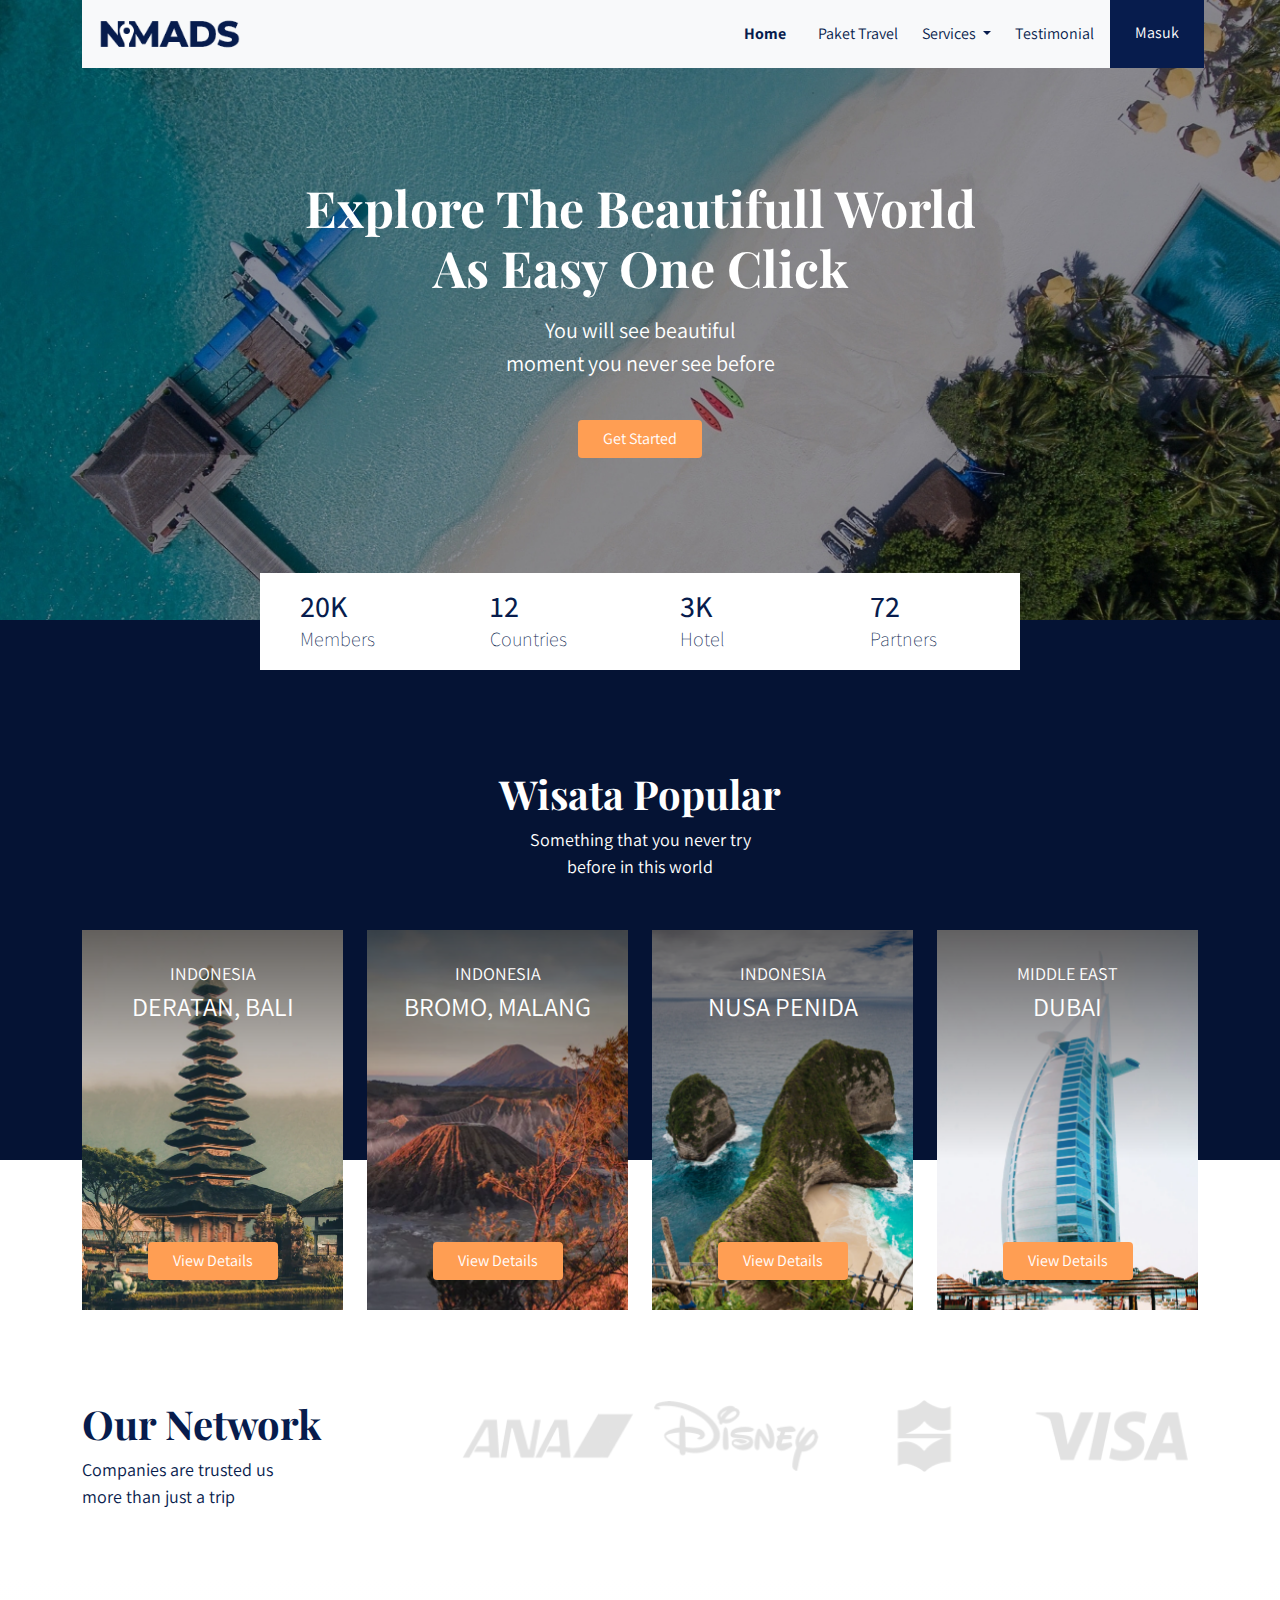
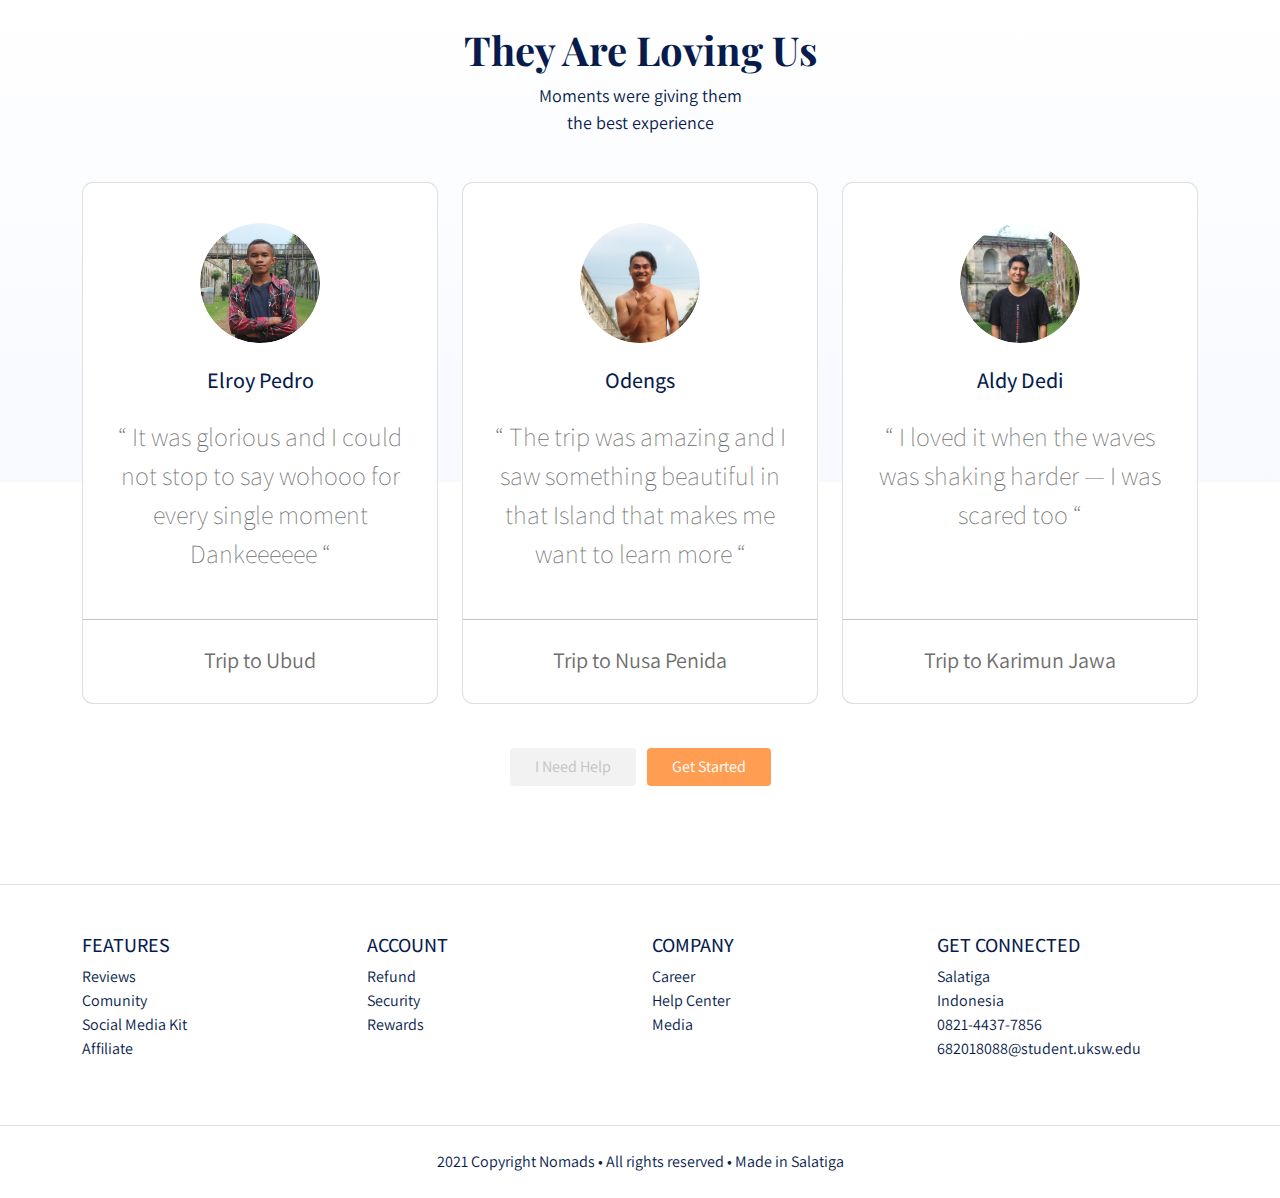
<file: index.html>
<!DOCTYPE html>
<html lang="en">

<head>
    <meta charset="UTF-8">
    <meta http-equiv="X-UA-Compatible" content="IE=edge">
    <meta name="viewport" content="width=device-width, initial-scale=1.0">
    <title>Nomads</title>
    <link rel="stylesheet" href="frontend/libraries/bootstrap-5.0.2-dist/css/bootstrap.css">
    <link rel="stylesheet" href="frontend/styles/main.css">
    <link rel="preconnect" href="https://fonts.googleapis.com">
    <link rel="preconnect" href="https://fonts.gstatic.com" crossorigin>
    <link href="https://fonts.googleapis.com/css2?family=Assistant:wght@200;300;400;500;600;700;800&family=Playfair+Display:ital,wght@0,400;0,500;0,600;0,700;1,400;1,500;1,600;1,700&display=swap" rel="stylesheet">
</head>

<body>
    <!-- Navbar -->
    <div class="container">
        <nav class="navbar navbar-expand-lg navbar-light bg-light">
            <div class="container-fluid">
                <a class="navbar-brand" href="#">
                    <img src="frontend/images/logo_nomads.png" alt="Logo Nomads">
                </a>
                <button class="navbar-toggler navbar-toggler-right" type="button" data-bs-toggle="collapse" data-bs-target="#navbarNavDropdown" aria-controls="navbarNavDropdown" aria-expanded="false" aria-label="Toggle navigation">
                  <span class="navbar-toggler-icon"></span>
                </button>
                <div class="collapse navbar-collapse" id="navbarNavDropdown">
                    <ul class="nav navbar-nav ms-auto mr-3">
                        <li class=" nav-item mx-md-2 ">
                            <a class="nav-link active " aria-current="page " href="# ">Home</a>
                        </li>
                        <li class="nav-item mx-md-2 ">
                            <a class="nav-link " href="# ">Paket Travel</a>
                        </li>
                        <li class="nav-item dropdown">
                            <a class="nav-link dropdown-toggle" href="#" id="navbarDropdownMenuLink" role="button" data-bs-toggle="dropdown" aria-expanded="false">
                              Services
                            </a>
                            <ul class="dropdown-menu" aria-labelledby="navbarDropdownMenuLink">
                                <li><a class="dropdown-item" href="#">Action</a></li>
                                <li><a class="dropdown-item" href="#">Another action</a></li>
                                <li><a class="dropdown-item" href="#">Something else here</a></li>
                            </ul>
                        </li>
                        <li class="nav-item mx-md-2 ">
                            <a class="nav-link " href="#testimonialHeading ">Testimonial</a>
                        </li>
                    </ul>

                    <!-- Mobile Button -->
                    <form action="" class="form-inline d-sm-block d-md d-md-none">
                        <button class="btn btn-login my-2 my-sm-0">
                            Masuk
                          </button>
                    </form>

                    <!-- Desktop Button -->
                    <form action="" class="form-inline my-2 my-lg-0 d-none d-md-block">
                        <button class="btn btn-login btn-navbar-right my-2 my-sm-0 px-4">
                            Masuk
                          </button>
                    </form>
                </div>
            </div>
        </nav>
    </div>
    <!-- Akhir Navbar -->

    <!-- Header -->
    <header class="text-center">
        <h1>Explore The Beautifull World
            <br> As Easy One Click
        </h1>
        <p class="mt-3">
            You will see beautiful
            <br> moment you never see before
        </p>
        <a href="#popular" class="btn btn-get-started px-4 mt-4">
          Get Started
        </a>
    </header>
    <!-- Akhir Header -->

    <Main>
        <!-- Statistics -->
        <div class="container">
            <section class="section-stats row justify-content-center" id="stats">
                <div class="col-3 col-md-2 stats-detail">
                    <h2>20K</h2>
                    <p>Members</p>
                </div>
                <div class="col-3 col-md-2 stats-detail">
                    <h2>12</h2>
                    <p>Countries</p>
                </div>
                <div class="col-3 col-md-2 stats-detail">
                    <h2>3K</h2>
                    <p>Hotel</p>
                </div>
                <div class="col-3 col-md-2 stats-detail">
                    <h2>72</h2>
                    <p>Partners</p>
                </div>
            </section>
        </div>
        <!-- Akhir Statistics -->

        <!-- Wisata Popular -->
        <section class="section-popular" id="popular">
            <div class="container">
                <div class="row">
                    <div class="col text-center section-popular-heading">
                        <h2>Wisata Popular</h2>
                        <p>Something that you never try
                            <br> before in this world
                        </p>
                    </div>
                </div>
            </div>
        </section>
        <!-- Akhir Wisata Popular -->

        <!-- Popular Content -->
        <section class="section-popular-content" id="popularContent">
            <div class="container">
                <div class="section-popular-travel row justify-content-center">
                    <div class="col-sm-6 col-md-4 col-lg-3">
                        <div class="card-travel text-center d-flex flex-column" style="background-image: url('frontend/images/popular1.png');">
                            <div class="travel-country">
                                INDONESIA
                            </div>
                            <div class="travel-location">
                                DERATAN, BALI
                            </div>
                            <div class="travel-button mt-auto">
                                <a href="details.html" class="btn btn-travel-details px-4">
                                  View Details
                                </a>
                            </div>
                        </div>
                    </div>
                    <div class="col-sm-6 col-md-4 col-lg-3">
                        <div class="card-travel text-center d-flex flex-column" style="background-image: url('frontend/images/popular2.png');">
                            <div class="travel-country">
                                INDONESIA
                            </div>
                            <div class="travel-location">
                                BROMO, MALANG
                            </div>
                            <div class="travel-button mt-auto">
                                <a href="details.html" class="btn btn-travel-details px-4">
                                  View Details
                                </a>
                            </div>
                        </div>
                    </div>
                    <div class="col-sm-6 col-md-4 col-lg-3">
                        <div class="card-travel text-center d-flex flex-column" style="background-image: url('frontend/images/popular3.png');">
                            <div class="travel-country">
                                INDONESIA
                            </div>
                            <div class="travel-location">
                                NUSA PENIDA
                            </div>
                            <div class="travel-button mt-auto">
                                <a href="details.html" class="btn btn-travel-details px-4">
                                View Details
                              </a>
                            </div>
                        </div>
                    </div>
                    <div class="col-sm-6 col-md-4 col-lg-3">
                        <div class="card-travel text-center d-flex flex-column" style="background-image: url('frontend/images/popular4.png');">
                            <div class="travel-country">
                                MIDDLE EAST
                            </div>
                            <div class="travel-location">
                                DUBAI
                            </div>
                            <div class="travel-button mt-auto">
                                <a href="details.html" class="btn btn-travel-details px-4">
                                View Details
                              </a>
                            </div>
                        </div>
                    </div>
                </div>
            </div>
        </section>
        <!-- Akhir Popular Content -->

        <!-- Network -->
        <div class="section-network">
            <div class="container">
                <div class="row">
                    <div class="col-md-4">
                        <h2>Our Network</h2>
                        <p>Companies are trusted us
                            <br> more than just a trip
                        </p>
                    </div>
                    <div class="col-md-8 text-center">
                        <img src="frontend/images/logos_partner.png" alt="Logo Partners" class="img-partner">
                    </div>
                </div>
            </div>
        </div>
        <!-- Akhir Network -->


        <!-- Testimonial -->
        <section class="section-testimonial-heading" id="testimonialHeading">
            <div class="container">
                <div class="row">
                    <div class="col text-center">
                        <h2>They Are Loving Us</h2>
                        <p>Moments were giving them
                            <br> the best experience
                        </p>
                    </div>
                </div>
            </div>
        </section>


        <section class="section section-testimonial-content" id="testimonialContent">
            <div class="container">
                <div class="section">
                    <div class="section-popular-travel row justify-content-center">
                        <div class="col-sm-6 col-md-4 col-lg-4">
                            <div class="card card-testimonial text-center">
                                <div class="testimonial-content">
                                    <img src="frontend/images/user_pic1.png" alt="user" class="mb-4 rounded-circle">
                                    <h3 class="mb-4">Elroy Pedro</h3>
                                    <p class="testimonial">“ It was glorious and I could not stop to say wohooo for every single moment Dankeeeeee “</p>
                                </div>
                                <hr>
                                <p class="trip-to mt-2">
                                    Trip to Ubud
                                </p>
                            </div>
                        </div>
                        <div class="col-sm-6 col-md-4 col-lg-4">
                            <div class="card card-testimonial text-center">
                                <div class="testimonial-content">
                                    <img src="frontend/images/user_pic2.png" alt="user" class="mb-4 rounded-circle">
                                    <h3 class="mb-4">Odengs</h3>
                                    <p class="testimonial">“ The trip was amazing and I saw something beautiful in that Island that makes me want to learn more “</p>
                                </div>
                                <hr>
                                <p class="trip-to mt-2">
                                    Trip to Nusa Penida
                                </p>
                            </div>
                        </div>
                        <div class="col-sm-6 col-md-4 col-lg-4">
                            <div class="card card-testimonial text-center">
                                <div class="testimonial-content">
                                    <img src="frontend/images/user_pic3.png" alt="user" class="mb-4 rounded-circle">
                                    <h3 class="mb-4">Aldy Dedi</h3>
                                    <p class="testimonial">“ I loved it when the waves was shaking harder — I was scared too “</p>
                                </div>
                                <hr>
                                <p class="trip-to mt-2">
                                    Trip to Karimun Jawa
                                </p>
                            </div>
                        </div>
                    </div>
                </div>

                <!-- Button -->
                <div class="row">
                    <div class="col-12 text-center">
                        <a href="#" class="btn btn-need-help px-4 mt-4 mx-1">
                          I Need Help
                        </a>
                        <a href="#" class="btn btn-get-started px-4 mt-4 mx-1">
                          Get Started
                        </a>
                    </div>
                </div>
            </div>
        </section>
        <!-- Akhir Testimonial -->
    </Main>

    <!-- Footer -->
    <footer class="section-footer mt-5 mb-4 border-top">
        <div class="container pt-5 pb-5">
            <div class="row justify-content-center">
                <div class="col-12">
                    <div class="row">
                        <div class="col-12 col-lg-3">
                            <h5>FEATURES</h5>
                            <ul class="list-unstyled">
                                <li><a href="#">Reviews</a></li>
                                <li><a href="#">Comunity</a></li>
                                <li><a href="#">Social Media Kit</a></li>
                                <li><a href="#">Affiliate</a></li>
                            </ul>
                        </div>
                        <div class="col-12 col-lg-3">
                            <h5>ACCOUNT</h5>
                            <ul class="list-unstyled">
                                <li><a href="#">Refund</a></li>
                                <li><a href="#">Security</a></li>
                                <li><a href="#">Rewards</a></li>
                            </ul>
                        </div>
                        <div class="col-12 col-lg-3">
                            <h5>COMPANY</h5>
                            <ul class="list-unstyled">
                                <li><a href="#">Career</a></li>
                                <li><a href="#">Help Center</a></li>
                                <li><a href="#">Media</a></li>
                            </ul>
                        </div>
                        <div class="col-12 col-lg-3">
                            <h5>GET CONNECTED</h5>
                            <ul class="list-unstyled">
                                <li><a href="#">Salatiga</a></li>
                                <li><a href="#">Indonesia</a></li>
                                <li><a href="#">0821-4437-7856</a></li>
                                <li><a href="#">682018088@student.uksw.edu</a></li>
                            </ul>
                        </div>
                    </div>
                </div>
            </div>
        </div>
        <div class="container-fluid">
            <div class="row border-top justify-content-center align-items-center pt-4">
                <div class="col-auto text-gray-500 font-weight-light">
                    2021 Copyright Nomads • All rights reserved • Made in Salatiga
                </div>
            </div>
        </div>
    </footer>
    <!-- Akhir Footer -->


    <!-- JavaScript -->
    <script src=" "></script>
    <script src="frontend/libraries/bootstrap-5.0.2-dist/js/bootstrap.js "></script>
</body>

</html>
</file>
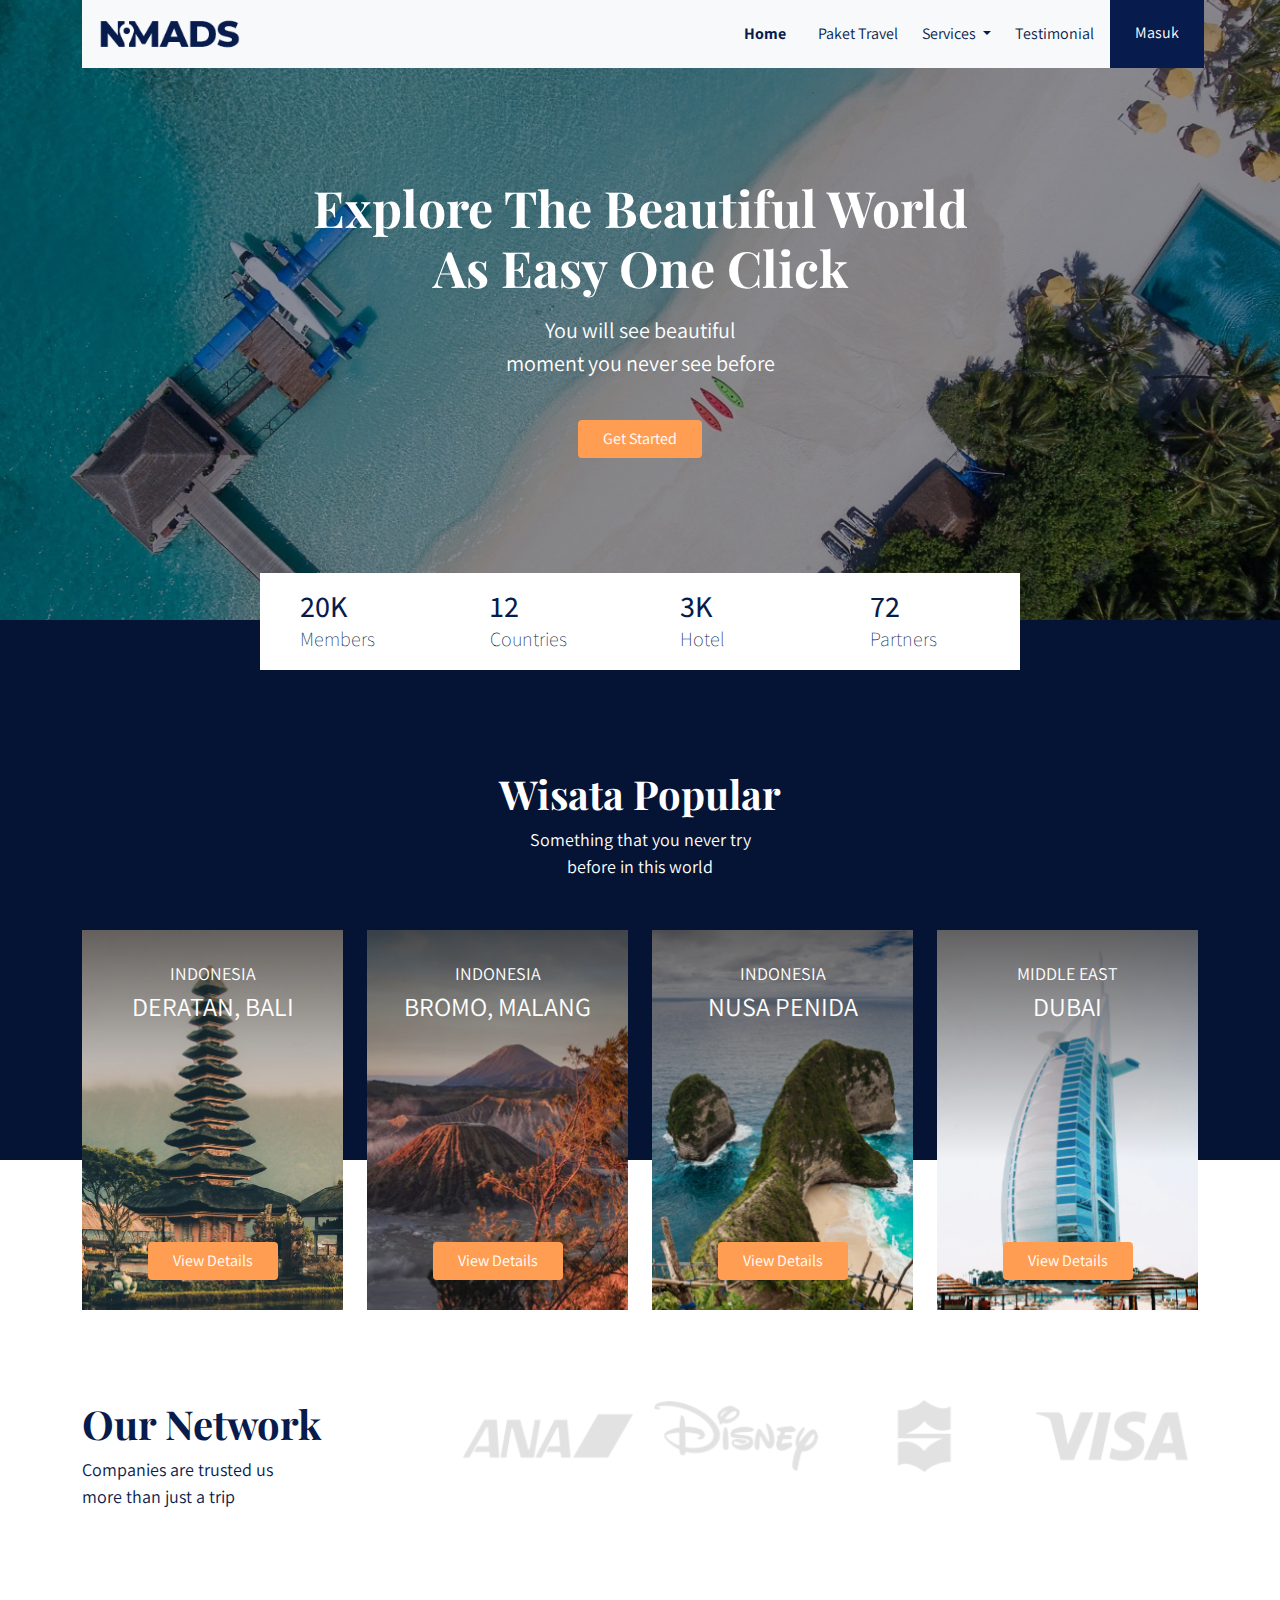
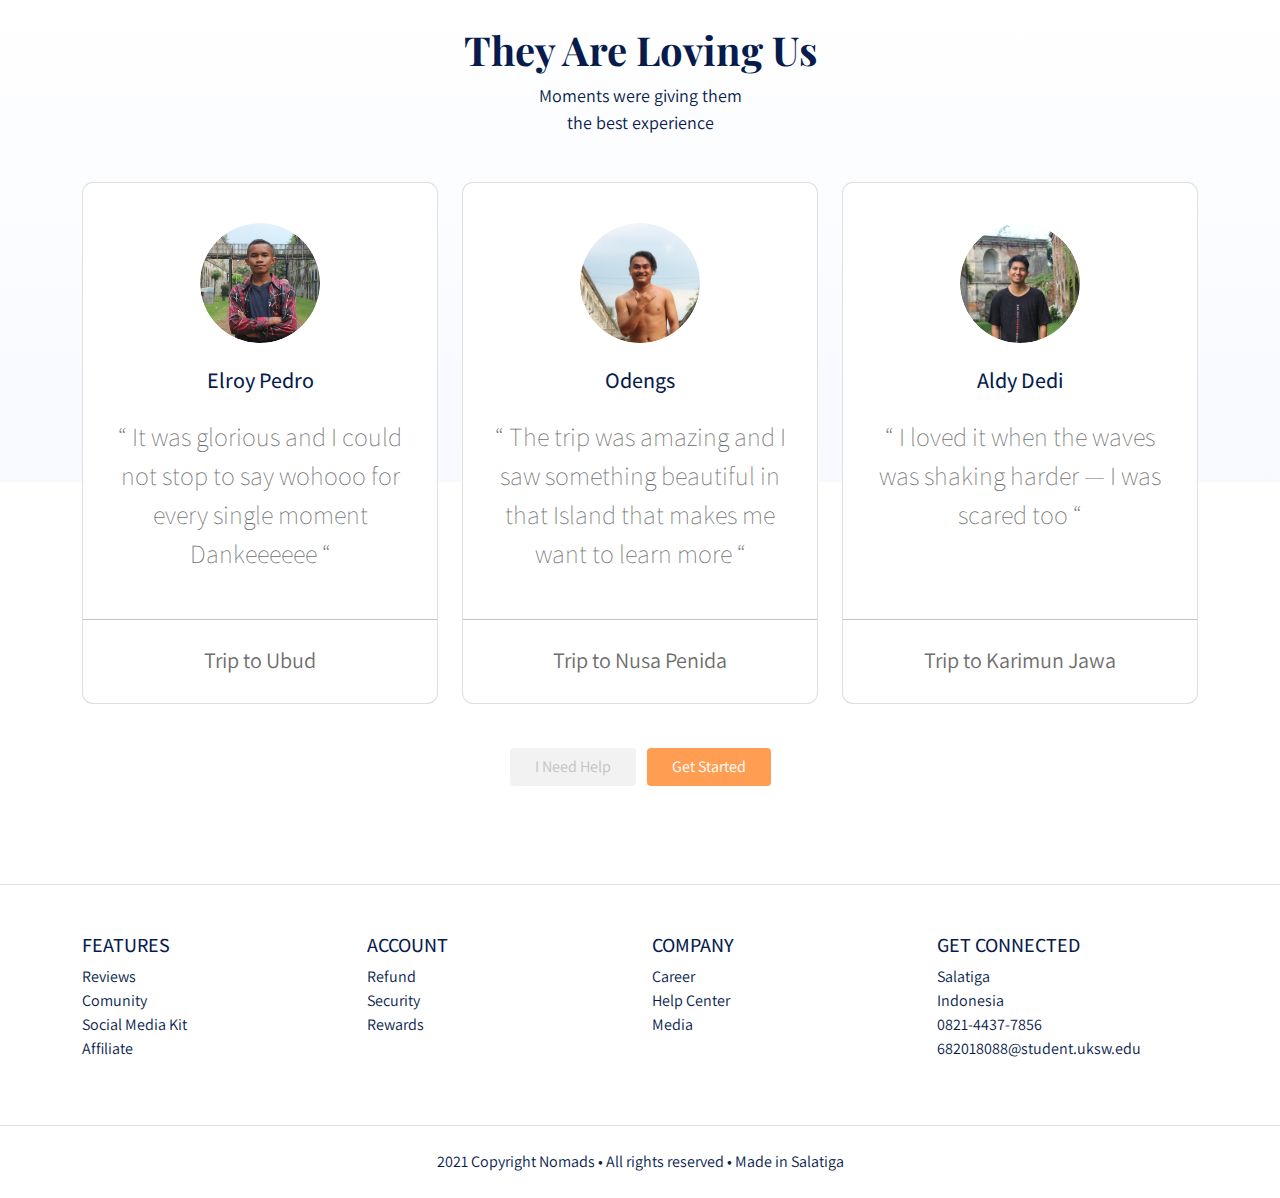
<file: frontend/index.html>
<!DOCTYPE html>
<html lang="en">

<head>
    <meta charset="UTF-8">
    <meta http-equiv="X-UA-Compatible" content="IE=edge">
    <meta name="viewport" content="width=device-width, initial-scale=1.0">
    <title>Nomads</title>
    <link rel="stylesheet" href="libraries/bootstrap-5.0.2-dist/css/bootstrap.css">
    <link rel="stylesheet" href="styles/main.css">
    <link rel="preconnect" href="https://fonts.googleapis.com">
    <link rel="preconnect" href="https://fonts.gstatic.com" crossorigin>
    <link href="https://fonts.googleapis.com/css2?family=Assistant:wght@200;300;400;500;600;700;800&family=Playfair+Display:ital,wght@0,400;0,500;0,600;0,700;1,400;1,500;1,600;1,700&display=swap" rel="stylesheet">
</head>

<body>
    <!-- Navbar -->
    <div class="container">
        <nav class="navbar navbar-expand-lg navbar-light bg-light">
            <div class="container-fluid">
                <a class="navbar-brand" href="#">
                    <img src="images/logo_nomads.png" alt="Logo Nomads">
                </a>
                <button class="navbar-toggler navbar-toggler-right" type="button" data-bs-toggle="collapse" data-bs-target="#navbarNavDropdown" aria-controls="navbarNavDropdown" aria-expanded="false" aria-label="Toggle navigation">
                  <span class="navbar-toggler-icon"></span>
                </button>
                <div class="collapse navbar-collapse" id="navbarNavDropdown">
                    <ul class="nav navbar-nav ms-auto mr-3">
                        <li class=" nav-item mx-md-2 ">
                            <a class="nav-link active " aria-current="page " href="# ">Home</a>
                        </li>
                        <li class="nav-item mx-md-2 ">
                            <a class="nav-link " href="# ">Paket Travel</a>
                        </li>
                        <li class="nav-item dropdown">
                            <a class="nav-link dropdown-toggle" href="#" id="navbarDropdownMenuLink" role="button" data-bs-toggle="dropdown" aria-expanded="false">
                              Services
                            </a>
                            <ul class="dropdown-menu" aria-labelledby="navbarDropdownMenuLink">
                                <li><a class="dropdown-item" href="#">Action</a></li>
                                <li><a class="dropdown-item" href="#">Another action</a></li>
                                <li><a class="dropdown-item" href="#">Something else here</a></li>
                            </ul>
                        </li>
                        <li class="nav-item mx-md-2 ">
                            <a class="nav-link " href="# ">Testimonial</a>
                        </li>
                    </ul>

                    <!-- Mobile Button -->
                    <form action="" class="form-inline d-sm-block d-md d-md-none">
                        <button class="btn btn-login my-2 my-sm-0">
                            Masuk
                          </button>
                    </form>

                    <!-- Desktop Button -->
                    <form action="" class="form-inline my-2 my-lg-0 d-none d-md-block">
                        <button class="btn btn-login btn-navbar-right my-2 my-sm-0 px-4">
                            Masuk
                          </button>
                    </form>
                </div>
            </div>
        </nav>
    </div>
    <!-- Akhir Navbar -->

    <!-- Header -->
    <header class="text-center">
        <h1>Explore The Beautiful World
            <br> As Easy One Click
        </h1>
        <p class="mt-3">
            You will see beautiful
            <br> moment you never see before
        </p>
        <a href="#" class="btn btn-get-started px-4 mt-4">
          Get Started
        </a>
    </header>
    <!-- Akhir Header -->

    <Main>
        <!-- Statistics -->
        <div class="container">
            <section class="section-stats row justify-content-center" id="stats">
                <div class="col-3 col-md-2 stats-detail">
                    <h2>20K</h2>
                    <p>Members</p>
                </div>
                <div class="col-3 col-md-2 stats-detail">
                    <h2>12</h2>
                    <p>Countries</p>
                </div>
                <div class="col-3 col-md-2 stats-detail">
                    <h2>3K</h2>
                    <p>Hotel</p>
                </div>
                <div class="col-3 col-md-2 stats-detail">
                    <h2>72</h2>
                    <p>Partners</p>
                </div>
            </section>
        </div>
        <!-- Akhir Statistics -->

        <!-- Wisata Popular -->
        <section class="section-popular" id="popular">
            <div class="container">
                <div class="row">
                    <div class="col text-center section-popular-heading">
                        <h2>Wisata Popular</h2>
                        <p>Something that you never try
                            <br> before in this world
                        </p>
                    </div>
                </div>
            </div>
        </section>
        <!-- Akhir Wisata Popular -->

        <!-- Popular Content -->
        <section class="section-popular-content" id="popularContent">
            <div class="container">
                <div class="section-popular-travel row justify-content-center">
                    <div class="col-sm-6 col-md-4 col-lg-3">
                        <div class="card-travel text-center d-flex flex-column" style="background-image: url('images/popular1.png');">
                            <div class="travel-country">
                                INDONESIA
                            </div>
                            <div class="travel-location">
                                DERATAN, BALI
                            </div>
                            <div class="travel-button mt-auto">
                                <a href="#" class="btn btn-travel-details px-4">
                                  View Details
                                </a>
                            </div>
                        </div>
                    </div>
                    <div class="col-sm-6 col-md-4 col-lg-3">
                        <div class="card-travel text-center d-flex flex-column" style="background-image: url('images/popular2.png');">
                            <div class="travel-country">
                                INDONESIA
                            </div>
                            <div class="travel-location">
                                BROMO, MALANG
                            </div>
                            <div class="travel-button mt-auto">
                                <a href="#" class="btn btn-travel-details px-4">
                                  View Details
                                </a>
                            </div>
                        </div>
                    </div>
                    <div class="col-sm-6 col-md-4 col-lg-3">
                        <div class="card-travel text-center d-flex flex-column" style="background-image: url('images/popular3.png');">
                            <div class="travel-country">
                                INDONESIA
                            </div>
                            <div class="travel-location">
                                NUSA PENIDA
                            </div>
                            <div class="travel-button mt-auto">
                                <a href="#" class="btn btn-travel-details px-4">
                                View Details
                              </a>
                            </div>
                        </div>
                    </div>
                    <div class="col-sm-6 col-md-4 col-lg-3">
                        <div class="card-travel text-center d-flex flex-column" style="background-image: url('images/popular4.png');">
                            <div class="travel-country">
                                MIDDLE EAST
                            </div>
                            <div class="travel-location">
                                DUBAI
                            </div>
                            <div class="travel-button mt-auto">
                                <a href="#" class="btn btn-travel-details px-4">
                                View Details
                              </a>
                            </div>
                        </div>
                    </div>
                </div>
            </div>
        </section>
        <!-- Akhir Popular Content -->

        <!-- Network -->
        <div class="section-network">
            <div class="container">
                <div class="row">
                    <div class="col-md-4">
                        <h2>Our Network</h2>
                        <p>Companies are trusted us
                            <br> more than just a trip
                        </p>
                    </div>
                    <div class="col-md-8 text-center">
                        <img src="images/logos_partner.png" alt="Logo Partners" class="img-partner">
                    </div>
                </div>
            </div>
        </div>
        <!-- Akhir Network -->


        <!-- Testimonial -->
        <section class="section-testimonial-heading" id="testimonialHeading">
            <div class="container">
                <div class="row">
                    <div class="col text-center">
                        <h2>They Are Loving Us</h2>
                        <p>Moments were giving them
                            <br> the best experience
                        </p>
                    </div>
                </div>
            </div>
        </section>


        <section class="section section-testimonial-content" id="testimonialContent">
            <div class="container">
                <div class="section">
                    <div class="section-popular-travel row justify-content-center">
                        <div class="col-sm-6 col-md-4 col-lg-4">
                            <div class="card card-testimonial text-center">
                                <div class="testimonial-content">
                                    <img src="images/user_pic1.png" alt="user" class="mb-4 rounded-circle">
                                    <h3 class="mb-4">Elroy Pedro</h3>
                                    <p class="testimonial">“ It was glorious and I could not stop to say wohooo for every single moment Dankeeeeee “</p>
                                </div>
                                <hr>
                                <p class="trip-to mt-2">
                                    Trip to Ubud
                                </p>
                            </div>
                        </div>
                        <div class="col-sm-6 col-md-4 col-lg-4">
                            <div class="card card-testimonial text-center">
                                <div class="testimonial-content">
                                    <img src="images/user_pic2.png" alt="user" class="mb-4 rounded-circle">
                                    <h3 class="mb-4">Odengs</h3>
                                    <p class="testimonial">“ The trip was amazing and I saw something beautiful in that Island that makes me want to learn more “</p>
                                </div>
                                <hr>
                                <p class="trip-to mt-2">
                                    Trip to Nusa Penida
                                </p>
                            </div>
                        </div>
                        <div class="col-sm-6 col-md-4 col-lg-4">
                            <div class="card card-testimonial text-center">
                                <div class="testimonial-content">
                                    <img src="images/user_pic3.png" alt="user" class="mb-4 rounded-circle">
                                    <h3 class="mb-4">Aldy Dedi</h3>
                                    <p class="testimonial">“ I loved it when the waves was shaking harder — I was scared too “</p>
                                </div>
                                <hr>
                                <p class="trip-to mt-2">
                                    Trip to Karimun Jawa
                                </p>
                            </div>
                        </div>
                    </div>
                </div>

                <!-- Button -->
                <div class="row">
                    <div class="col-12 text-center">
                        <a href="#" class="btn btn-need-help px-4 mt-4 mx-1">
                          I Need Help
                        </a>
                        <a href="#" class="btn btn-get-started px-4 mt-4 mx-1">
                          Get Started
                        </a>
                    </div>
                </div>
            </div>
        </section>
        <!-- Akhir Testimonial -->
    </Main>

    <!-- Footer -->
    <footer class="section-footer mt-5 mb-4 border-top">
        <div class="container pt-5 pb-5">
            <div class="row justify-content-center">
                <div class="col-12">
                    <div class="row">
                        <div class="col-12 col-lg-3">
                            <h5>FEATURES</h5>
                            <ul class="list-unstyled">
                                <li><a href="#">Reviews</a></li>
                                <li><a href="#">Comunity</a></li>
                                <li><a href="#">Social Media Kit</a></li>
                                <li><a href="#">Affiliate</a></li>
                            </ul>
                        </div>
                        <div class="col-12 col-lg-3">
                            <h5>ACCOUNT</h5>
                            <ul class="list-unstyled">
                                <li><a href="#">Refund</a></li>
                                <li><a href="#">Security</a></li>
                                <li><a href="#">Rewards</a></li>
                            </ul>
                        </div>
                        <div class="col-12 col-lg-3">
                            <h5>COMPANY</h5>
                            <ul class="list-unstyled">
                                <li><a href="#">Career</a></li>
                                <li><a href="#">Help Center</a></li>
                                <li><a href="#">Media</a></li>
                            </ul>
                        </div>
                        <div class="col-12 col-lg-3">
                            <h5>GET CONNECTED</h5>
                            <ul class="list-unstyled">
                                <li><a href="#">Salatiga</a></li>
                                <li><a href="#">Indonesia</a></li>
                                <li><a href="#">0821-4437-7856</a></li>
                                <li><a href="#">682018088@student.uksw.edu</a></li>
                            </ul>
                        </div>
                    </div>
                </div>
            </div>
        </div>
        <div class="container-fluid">
            <div class="row border-top justify-content-center align-items-center pt-4">
                <div class="col-auto text-gray-500 font-weight-light">
                    2021 Copyright Nomads • All rights reserved • Made in Salatiga
                </div>
            </div>
        </div>
    </footer>
    <!-- Akhir Footer -->


    <!-- JavaScript -->
    <script src=" "></script>
    <script src="libraries/bootstrap-5.0.2-dist/js/bootstrap.js "></script>
</body>

</html>
</file>
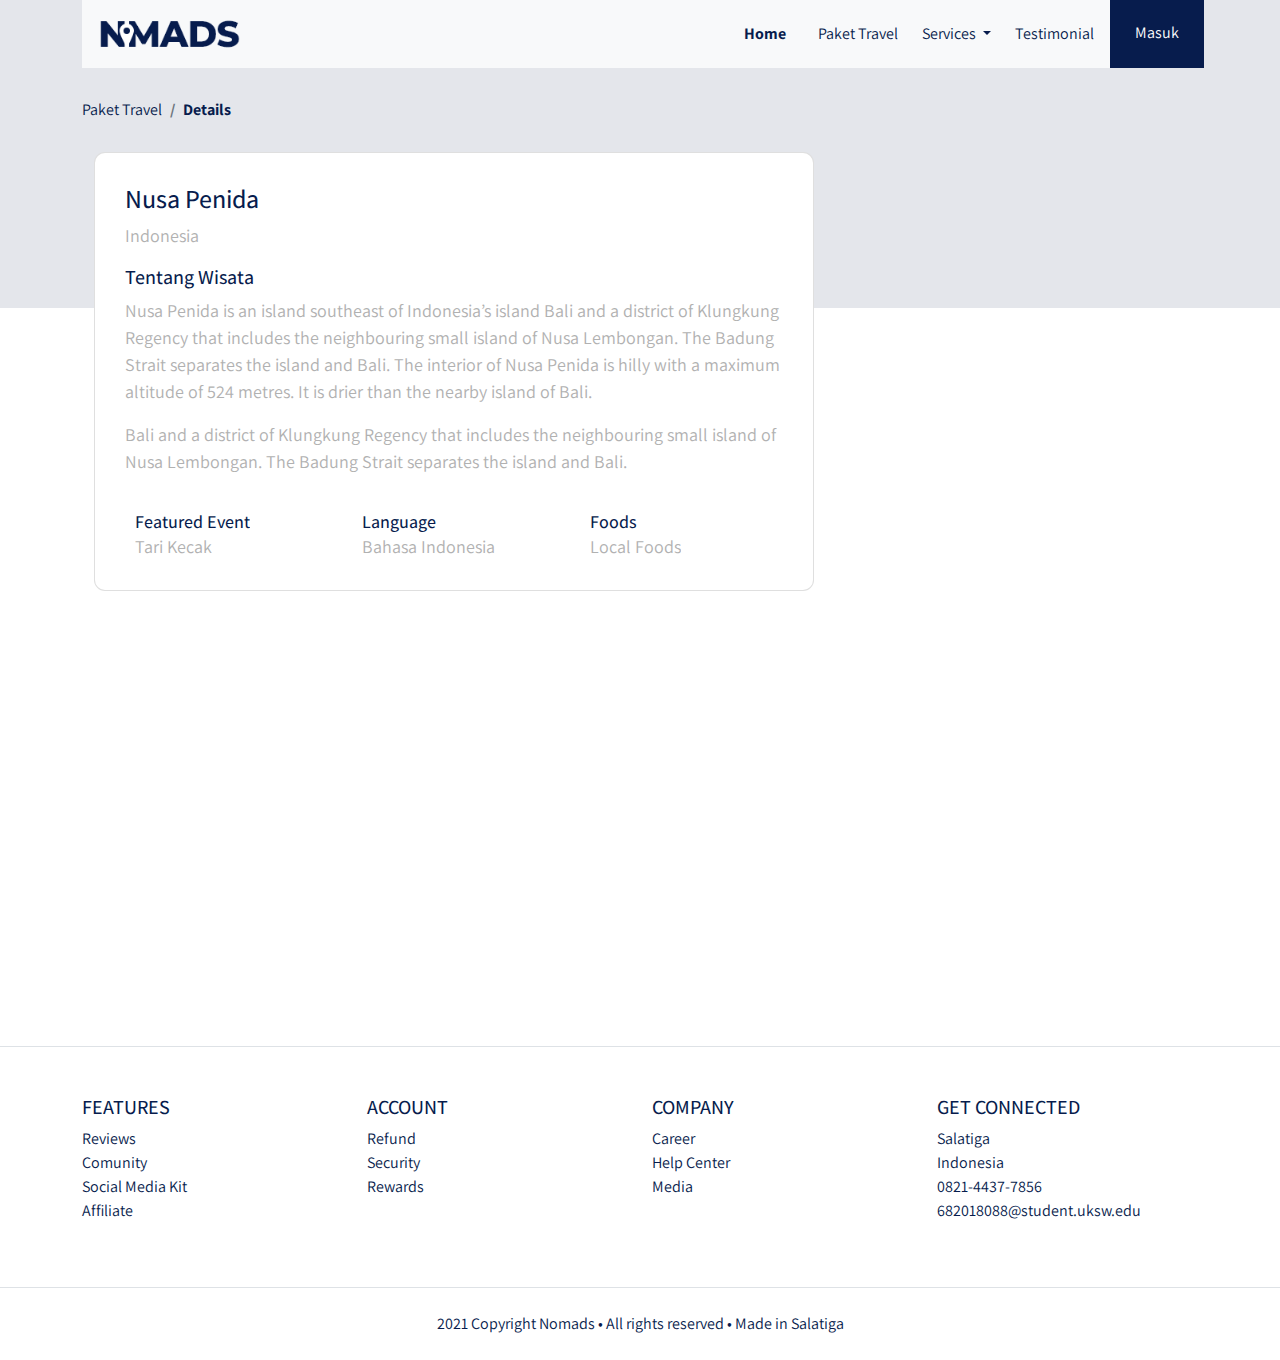
<file: details.html>
<!DOCTYPE html>
<html lang="en">

<head>
    <meta charset="UTF-8">
    <meta http-equiv="X-UA-Compatible" content="IE=edge">
    <meta name="viewport" content="width=device-width, initial-scale=1.0">
    <title>Nomads</title>
    <link rel="stylesheet" href="frontend/libraries/bootstrap-5.0.2-dist/css/bootstrap.css">
    <link rel="stylesheet" href="frontend/styles/main.css">
    <link rel="preconnect" href="https://fonts.googleapis.com">
    <link rel="preconnect" href="https://fonts.gstatic.com" crossorigin>
    <link href="https://fonts.googleapis.com/css2?family=Assistant:wght@200;300;400;500;600;700;800&family=Playfair+Display:ital,wght@0,400;0,500;0,600;0,700;1,400;1,500;1,600;1,700&display=swap" rel="stylesheet">
</head>

<body>
    <!-- Navbar -->
    <div class="container">
        <nav class="navbar navbar-expand-lg navbar-light bg-light">
            <div class="container-fluid">
                <a class="navbar-brand" href="index.html">
                    <img src="frontend/images/logo_nomads.png" alt="Logo Nomads">
                </a>
                <button class="navbar-toggler navbar-toggler-right" type="button" data-bs-toggle="collapse" data-bs-target="#navbarNavDropdown" aria-controls="navbarNavDropdown" aria-expanded="false" aria-label="Toggle navigation">
                  <span class="navbar-toggler-icon"></span>
                </button>
                <div class="collapse navbar-collapse" id="navbarNavDropdown">
                    <ul class="nav navbar-nav ms-auto mr-3">
                        <li class=" nav-item mx-md-2 ">
                            <a class="nav-link active " aria-current="page " href="# ">Home</a>
                        </li>
                        <li class="nav-item mx-md-2 ">
                            <a class="nav-link " href="# ">Paket Travel</a>
                        </li>
                        <li class="nav-item dropdown">
                            <a class="nav-link dropdown-toggle" href="#" id="navbarDropdownMenuLink" role="button" data-bs-toggle="dropdown" aria-expanded="false">
                              Services
                            </a>
                            <ul class="dropdown-menu" aria-labelledby="navbarDropdownMenuLink">
                                <li><a class="dropdown-item" href="#">Action</a></li>
                                <li><a class="dropdown-item" href="#">Another action</a></li>
                                <li><a class="dropdown-item" href="#">Something else here</a></li>
                            </ul>
                        </li>
                        <li class="nav-item mx-md-2 ">
                            <a class="nav-link " href="# ">Testimonial</a>
                        </li>
                    </ul>

                    <!-- Mobile Button -->
                    <form action="" class="form-inline d-sm-block d-md d-md-none">
                        <button class="btn btn-login my-2 my-sm-0">
                            Masuk
                          </button>
                    </form>

                    <!-- Desktop Button -->
                    <form action="" class="form-inline my-2 my-lg-0 d-none d-md-block">
                        <button class="btn btn-login btn-navbar-right my-2 my-sm-0 px-4">
                            Masuk
                          </button>
                    </form>
                </div>
            </div>
        </nav>
    </div>
    <!-- Akhir Navbar -->

    <main>
        <section class="section-details-header"></section>
        <section class="section-details-content container">
            <div class="container">
                <div class="row">
                    <div class="col p-0">
                        <nav>
                            <ol class="breadcrumb">
                                <li class="breadcrumb-item">
                                    Paket Travel
                                </li>
                                <li class="breadcrumb-item active">
                                    Details
                                </li>
                            </ol>
                        </nav>
                    </div>
                </div>
                <div class="row">
                    <div class="col-lg-8 pl-lg-0">
                        <div class="card card-details">
                            <h1>Nusa Penida</h1>
                            <p>Indonesia</p>
                            <div class="gallery">

                            </div>
                            <h2>Tentang Wisata</h2>
                            <p>
                                Nusa Penida is an island southeast of Indonesia’s island Bali and a district of Klungkung Regency that includes the neighbouring small island of Nusa Lembongan. The Badung Strait separates the island and Bali. The interior of Nusa Penida is hilly with
                                a maximum altitude of 524 metres. It is drier than the nearby island of Bali.
                            </p>
                            <p>
                                Bali and a district of Klungkung Regency that includes the neighbouring small island of Nusa Lembongan. The Badung Strait separates the island and Bali.
                            </p>
                            <div class="features row">
                                <div class="col-md-4">
                                    <div class="description">
                                        <h3>Featured Event</h3>
                                        <p>Tari Kecak</p>
                                    </div>
                                </div>
                                <div class="col-md-4 border-left">
                                    <div class="description">
                                        <h3>Language</h3>
                                        <p>Bahasa Indonesia</p>
                                    </div>
                                </div>
                                <div class="col-md-4 border-left">
                                    <div class="description">
                                        <h3>Foods</h3>
                                        <p>Local Foods</p>
                                    </div>
                                </div>
                            </div>
                        </div>
                    </div>
                </div>
            </div>
        </section>
    </main>


    <!-- Footer -->
    <footer class="section-footer mt-5 mb-4 border-top">
        <div class="container pt-5 pb-5">
            <div class="row justify-content-center">
                <div class="col-12">
                    <div class="row">
                        <div class="col-12 col-lg-3">
                            <h5>FEATURES</h5>
                            <ul class="list-unstyled">
                                <li><a href="#">Reviews</a></li>
                                <li><a href="#">Comunity</a></li>
                                <li><a href="#">Social Media Kit</a></li>
                                <li><a href="#">Affiliate</a></li>
                            </ul>
                        </div>
                        <div class="col-12 col-lg-3">
                            <h5>ACCOUNT</h5>
                            <ul class="list-unstyled">
                                <li><a href="#">Refund</a></li>
                                <li><a href="#">Security</a></li>
                                <li><a href="#">Rewards</a></li>
                            </ul>
                        </div>
                        <div class="col-12 col-lg-3">
                            <h5>COMPANY</h5>
                            <ul class="list-unstyled">
                                <li><a href="#">Career</a></li>
                                <li><a href="#">Help Center</a></li>
                                <li><a href="#">Media</a></li>
                            </ul>
                        </div>
                        <div class="col-12 col-lg-3">
                            <h5>GET CONNECTED</h5>
                            <ul class="list-unstyled">
                                <li><a href="#">Salatiga</a></li>
                                <li><a href="#">Indonesia</a></li>
                                <li><a href="#">0821-4437-7856</a></li>
                                <li><a href="#">682018088@student.uksw.edu</a></li>
                            </ul>
                        </div>
                    </div>
                </div>
            </div>
        </div>
        <div class="container-fluid">
            <div class="row border-top justify-content-center align-items-center pt-4">
                <div class="col-auto text-gray-500 font-weight-light">
                    2021 Copyright Nomads • All rights reserved • Made in Salatiga
                </div>
            </div>
        </div>
    </footer>
    <!-- Akhir Footer -->


    <!-- JavaScript -->
    <script src=" "></script>
    <script src="frontend/libraries/bootstrap-5.0.2-dist/js/bootstrap.js "></script>
</body>

</html>
</file>
<file: frontend/styles/main.css>
body {
  background-color: #fff;
  font-family: 'Assistant', sans-serif;
  color: #071c4d;
}

.navbar-brand img {
  max-height: 40px;
}

.navbar-light .navbar-nav .nav-link {
  color: #071c4d;
}

.navbar-light .navbar-nav .nav-link.active {
  font-weight: bold;
  color: #071c4d !important;
}

.btn-navbar-right {
  margin-top: -10px !important;
  margin-bottom: -8px !important;
  margin-right: -18px !important;
  height: 70px;
  border-radius: 0;
}

.btn-login {
  background-color: #071c4d;
  color: #fff;
}

.btn-login:hover {
  background-color: #1e3771;
  color: #fff;
}

header {
  padding: 180px 0px 165px;
  margin-top: -70px;
  background-image: url("../images/header.jpg");
  background-size: cover;
}

header h1,
header p {
  color: #fff;
}

header h1 {
  font-family: 'Playfair Display', serif;
  font-weight: bold;
  font-size: 50px;
}

header p {
  font-size: 22px;
}

header .btn-get-started {
  background-color: #FF9E53;
  color: #fff;
}

header .btn-get-started:hover {
  background-color: #FFAA69;
  color: #fff;
}

.section-stats {
  margin-top: -50px;
}

.section-stats .stats-detail {
  padding-top: 15px;
  padding-left: 40px;
  background-color: #fff;
}

.section-stats h2 {
  font-size: 30px;
  margin-bottom: 0;
}

.section-stats p {
  font-size: 20px;
  font-weight: 200;
}

.section-popular {
  min-height: 540px;
  background-color: #051334;
  margin-top: -50px;
  margin-bottom: -230px;
}

.section-popular .section-popular-heading {
  margin-top: 150px;
}

.section-popular .section-popular-heading h2,
.section-popular .section-popular-heading p {
  color: #fff;
}

.section-popular .section-popular-heading h2 {
  font-family: 'Playfair Display', serif;
  font-weight: bold;
  font-size: 40px;
}

.section-popular .section-popular-heading p {
  font-size: 18px;
}

.section-popular-content .section-popular-travel .card-travel {
  min-height: 380px;
  background-color: #ddd;
  color: #fff;
  padding: 30px;
  background-size: cover;
  margin-bottom: 20px;
}

.section-popular-content .section-popular-travel .travel-country {
  font-size: 18px;
  color: #fff;
}

.section-popular-content .section-popular-travel .travel-location {
  font-size: 26px;
  color: #fff;
}

.section-popular-content .section-popular-travel .travel-button .btn-travel-details {
  background-color: #FF9E53;
  color: #fff;
}

.section-popular-content .section-popular-travel .travel-button .btn-travel-details:hover {
  background-color: #FFAE6F;
  color: #fff;
}

.section-network {
  background-color: #fff;
  margin-top: -170px;
  padding-top: 240px;
  padding-bottom: 50px;
}

.section-network h2 {
  font-family: 'Playfair Display', serif;
  font-weight: bold;
  font-size: 40px;
}

.section-network p {
  font-size: 18px;
}

.section-network img {
  min-width: 100%;
}

.section-testimonial-heading {
  background: -webkit-gradient(linear, left top, left bottom, from(#fff), to(#f7f9ff));
  background: linear-gradient(#fff 0%, #f7f9ff 100%);
  padding-top: 50px;
  min-height: 506px;
}

.section-testimonial-heading h2 {
  font-family: 'Playfair Display', serif;
  font-weight: bold;
  font-size: 40px;
}

.section-testimonial-heading p {
  font-size: 18px;
}

.section-testimonial-content {
  margin-top: -300px;
  padding-bottom: 50px;
}

.section-testimonial-content .card-testimonial {
  padding: 40px 20px 10px;
  border-radius: 11px;
  margin-bottom: 20px;
}

.section-testimonial-content .card-testimonial .testimonial-content {
  min-height: 380px;
}

.section-testimonial-content .card-testimonial h3 {
  font-size: 22px;
}

.section-testimonial-content .card-testimonial .testimonial {
  font-weight: 200;
  font-size: 26px;
  color: #6e6e6e;
  min-height: 160px;
}

.section-testimonial-content .card-testimonial .trip-to {
  font-weight: normal;
  font-size: 22px;
  color: #6e6e6e;
}

.section-testimonial-content .card-testimonial hr {
  margin-left: -20px;
  margin-right: -20px;
}

.section-testimonial-content .btn-get-started {
  background-color: #FF9E53;
  color: #fff;
}

.section-testimonial-content .btn-get-started:hover {
  background-color: #FFAA69;
  color: #fff;
}

.section-testimonial-content .btn-need-help {
  background-color: #F2F2F2;
  color: #C3C3C3;
}

.section-testimonial-content .btn-need-help:hover {
  background-color: #FAFAFA;
  color: #C3C3C3;
}

.section-footer a {
  color: #071c4d;
  text-decoration: none;
}

.section-details-header {
  min-height: 310px;
  background: #E4E6EB;
  margin-top: -70px;
}

.section-details-content {
  margin-top: -210px;
  min-height: 100vh;
}

.section-details-content .breadcrumb {
  background-color: transparent;
  padding: 0;
  margin-bottom: 30px;
}

.section-details-content .breadcrumb-item.active {
  font-weight: bold;
  color: #071c4d;
}

.section-details-content .card-details {
  padding: 30px;
  border-radius: 11px;
}

.section-details-content .card-details h1 {
  font-size: 26px;
}

.section-details-content .card-details h2 {
  font-size: 20px;
}

.section-details-content .card-details p {
  font-size: 18px;
  color: #B1B1B1;
}

.section-details-content .features {
  margin-top: 20px;
}

.section-details-content .features h3 {
  font-size: 18px;
  color: #071c4d;
  margin-bottom: 0;
}

.section-details-content .features p {
  margin-bottom: 0;
}

.section-details-content .features .description {
  margin-left: 10px;
  overflow: hidden;
  float: left;
}

.section-details-content .features .features-image {
  width: 45px;
  height: 45px;
  float: left;
}

.gallery .xzoom-container {
  display: block;
}

.gallery .xzoom-container .xzoom {
  width: 100%;
  -webkit-box-shadow: none;
          box-shadow: none;
  margin-bottom: 10px;
}

.gallery .xzoom-container .xactive {
  border: 4px solid #1ABC9C;
  -webkit-box-shadow: none;
          box-shadow: none;
}

.members .member-image {
  width: 40px;
  height: 40px;
}

.join-container {
  margin-top: -16px;
}

.btn-join-now {
  background-color: #FF9E53;
  color: #fff;
  border-radius: 0;
}

.btn-join-now:hover {
  background-color: #FFB57C;
  color: #fff;
}

.card-right {
  border-bottom-left-radius: 0;
  border-bottom-right-radius: 0;
  border-bottom: 0;
}

.features {
  margin-top: 20px;
}

.features h3 {
  font-size: 18px;
  color: #071c4d;
  margin-bottom: 0;
}

.features p {
  margin-bottom: 0;
}

.features .description {
  margin-left: 10px;
  overflow: hidden;
  float: left;
}

.features .features-image {
  width: 45px;
  height: 45px;
  float: left;
}
/*# sourceMappingURL=main.css.map */
</file>
